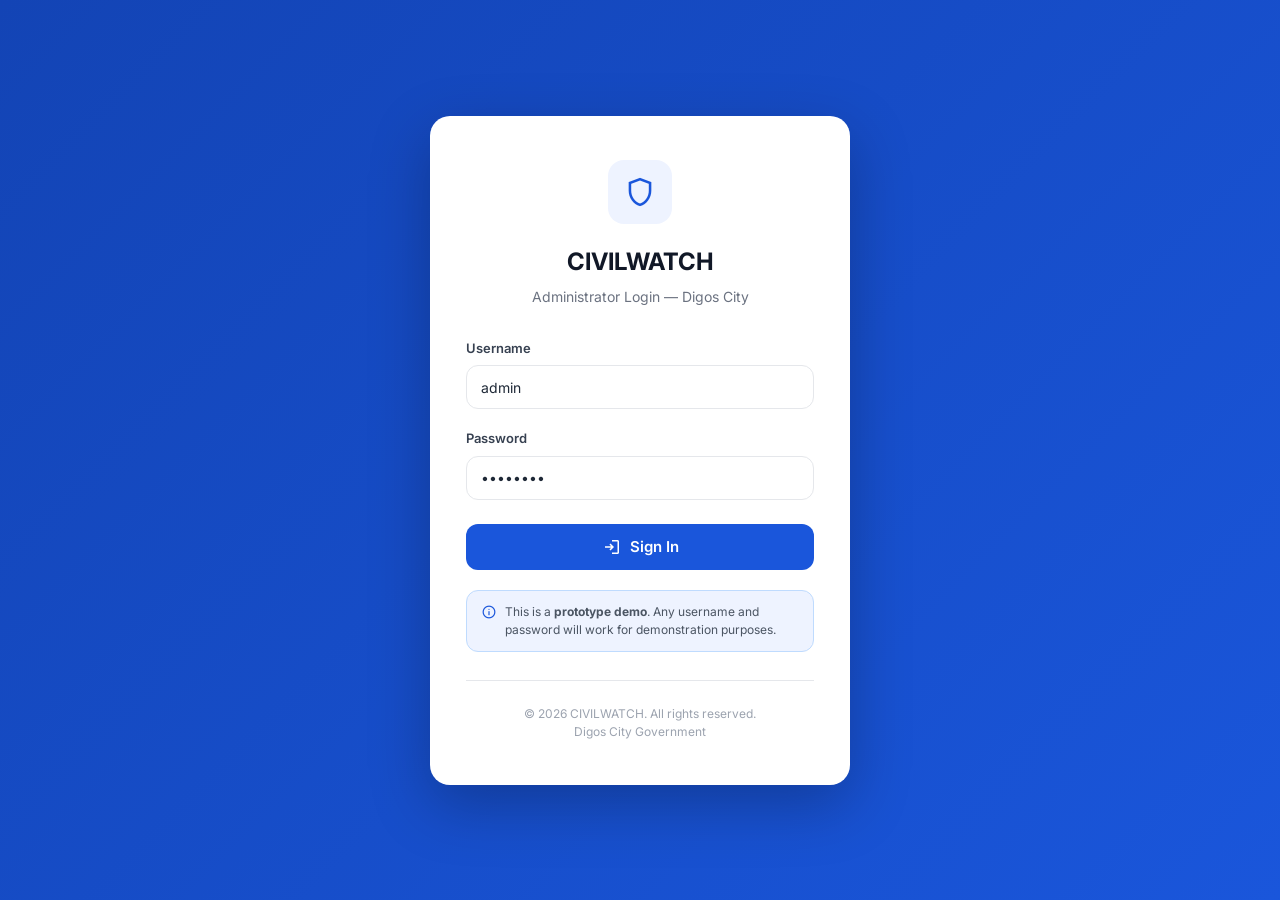
<file: index.html>
<!DOCTYPE html>
<html lang="en">
<head>
  <meta charset="UTF-8" />
  <meta name="viewport" content="width=device-width, initial-scale=1.0" />
  <title>Login — CIVILWATCH Admin</title>
  <link rel="stylesheet" href="https://fonts.googleapis.com/css2?family=Material+Symbols+Outlined:opsz,wght,FILL,GRAD@20..48,100..700,0..1,-50..200" />
  <link rel="stylesheet" href="assets/css/variables.css" />
  <link rel="stylesheet" href="assets/css/global.css" />
  <style>
    body {
      background: linear-gradient(135deg, #1344B5 0%, #1A56DB 100%);
      display: flex;
      align-items: center;
      justify-content: center;
      min-height: 100vh;
      padding: 20px;
    }

    .login-container {
      width: 100%;
      max-width: 420px;
      background: var(--white);
      border-radius: var(--radius-xl);
      box-shadow: 0 20px 60px rgba(0,0,0,0.25);
      padding: 44px 36px;
      animation: fadeIn 0.4s ease;
    }

    .login-logo {
      width: 64px;
      height: 64px;
      background: var(--primary-light);
      border-radius: var(--radius-lg);
      display: flex;
      align-items: center;
      justify-content: center;
      margin: 0 auto 20px;
    }

    .login-logo .material-symbols-outlined {
      font-size: 34px;
      color: var(--primary);
    }

    .login-title {
      font-size: 24px;
      font-weight: 700;
      color: var(--gray-900);
      text-align: center;
      margin-bottom: 6px;
    }

    .login-subtitle {
      font-size: 14px;
      color: var(--gray-500);
      text-align: center;
      margin-bottom: 32px;
    }

    .form-group {
      margin-bottom: 20px;
    }

    .form-label {
      display: block;
      font-size: 13px;
      font-weight: 600;
      color: var(--gray-700);
      margin-bottom: 7px;
    }

    .form-input {
      width: 100%;
      height: 44px;
      border: 1.5px solid var(--gray-200);
      border-radius: var(--radius-md);
      padding: 0 14px;
      font-size: 14px;
      color: var(--gray-800);
      background: var(--white);
      font-family: var(--font-family);
      transition: var(--transition);
    }

    .form-input:focus {
      border-color: var(--primary);
      box-shadow: 0 0 0 3px rgba(26,86,219,0.1);
      outline: none;
    }

    .form-input::placeholder { color: var(--gray-400); }

    .login-btn {
      width: 100%;
      height: 46px;
      background: var(--primary);
      color: var(--white);
      border: none;
      border-radius: var(--radius-md);
      font-size: 15px;
      font-weight: 600;
      font-family: var(--font-family);
      cursor: pointer;
      transition: var(--transition);
      display: flex;
      align-items: center;
      justify-content: center;
      gap: 8px;
      margin-top: 24px;
    }

    .login-btn:hover {
      background: var(--primary-dark);
      box-shadow: 0 4px 14px rgba(26,86,219,0.35);
    }

    .login-btn .material-symbols-outlined { font-size: 20px; }

    .login-footer {
      text-align: center;
      font-size: 12px;
      color: var(--gray-400);
      margin-top: 28px;
      padding-top: 24px;
      border-top: 1px solid var(--gray-200);
    }

    .login-note {
      background: var(--primary-light);
      border: 1px solid #BFDBFE;
      border-radius: var(--radius-md);
      padding: 12px 14px;
      font-size: 12px;
      color: var(--gray-600);
      margin-top: 20px;
      display: flex;
      align-items: flex-start;
      gap: 8px;
    }

    .login-note .material-symbols-outlined {
      font-size: 16px;
      color: var(--primary);
      flex-shrink: 0;
      margin-top: 1px;
    }

    @keyframes fadeIn {
      from { opacity: 0; transform: scale(0.96); }
      to   { opacity: 1; transform: scale(1); }
    }
  </style>
</head>
<body>

<div class="login-container">
  <div class="login-logo">
    <span class="material-symbols-outlined">shield</span>
  </div>
  <div class="login-title">CIVILWATCH</div>
  <div class="login-subtitle">Administrator Login — Digos City</div>

  <form id="loginForm" onsubmit="handleLogin(event)">
    <div class="form-group">
      <label class="form-label">Username</label>
      <input type="text" class="form-input" id="username" placeholder="Enter your username" autocomplete="username" required />
    </div>

    <div class="form-group">
      <label class="form-label">Password</label>
      <input type="password" class="form-input" id="password" placeholder="Enter your password" autocomplete="current-password" required />
    </div>

    <button type="submit" class="login-btn" id="loginBtn">
      <span class="material-symbols-outlined">login</span>
      Sign In
    </button>
  </form>

  <div class="login-note">
    <span class="material-symbols-outlined">info</span>
    <span>This is a <strong>prototype demo</strong>. Any username and password will work for demonstration purposes.</span>
  </div>

  <div class="login-footer">
    © 2026 CIVILWATCH. All rights reserved.<br>
    Digos City Government
  </div>
</div>

<script src="assets/js/utils.js"></script>
<script>
function handleLogin(e) {
  e.preventDefault();
  const username = document.getElementById('username').value.trim();
  const password = document.getElementById('password').value.trim();

  if (!username || !password) {
    Utils.showToast('Please enter both username and password', 'error');
    return;
  }

  const btn = document.getElementById('loginBtn');
  btn.disabled = true;
  btn.innerHTML = '<span class="material-symbols-outlined" style="animation:spin 1s linear infinite;">sync</span> Signing in...';

  // Simulate login delay
  setTimeout(() => {
    Utils.showToast('Login successful! Redirecting...', 'success');
    setTimeout(() => {
      window.location.href = 'dashboard.html';
    }, 800);
  }, 1000);
}

// Auto-fill demo credentials on first visit
window.addEventListener('load', () => {
  document.getElementById('username').value = 'admin';
  document.getElementById('password').value = 'admin123';
});
</script>

<style>
@keyframes spin {
  from { transform: rotate(0deg); }
  to   { transform: rotate(360deg); }
}
</style>

</body>
</html>
</file>
<file: assets/css/variables.css>
:root {
  /* Primary Colors */
  --primary: #1A56DB;
  --primary-dark: #1344B5;
  --primary-light: #EEF3FF;
  --primary-hover: #1648C8;

  /* Status Colors */
  --status-pending: #F59E0B;
  --status-pending-bg: #FFFBEB;
  --status-pending-border: #FDE68A;

  --status-assigned: #1A56DB;
  --status-assigned-bg: #EEF3FF;
  --status-assigned-border: #BFDBFE;

  --status-inprogress: #F97316;
  --status-inprogress-bg: #FFF7ED;
  --status-inprogress-border: #FED7AA;

  --status-resolved: #10B981;
  --status-resolved-bg: #ECFDF5;
  --status-resolved-border: #A7F3D0;

  --status-validation: #F59E0B;
  --status-validation-bg: #FFFBEB;

  /* Neutral Colors */
  --white: #FFFFFF;
  --gray-50: #F9FAFB;
  --gray-100: #F3F4F6;
  --gray-200: #E5E7EB;
  --gray-300: #D1D5DB;
  --gray-400: #9CA3AF;
  --gray-500: #6B7280;
  --gray-600: #4B5563;
  --gray-700: #374151;
  --gray-800: #1F2937;
  --gray-900: #111827;

  /* Category Colors */
  --infra-color: #1A56DB;
  --infra-bg: #EEF3FF;
  --env-color: #10B981;
  --env-bg: #ECFDF5;

  /* Sidebar */
  --sidebar-bg: #1344B5;
  --sidebar-width: 240px;
  --sidebar-text: rgba(255,255,255,0.75);
  --sidebar-text-active: #FFFFFF;
  --sidebar-hover: rgba(255,255,255,0.1);
  --sidebar-active: rgba(255,255,255,0.15);

  /* Layout */
  --navbar-height: 64px;
  --content-padding: 28px;

  /* Shadows */
  --shadow-sm: 0 1px 3px rgba(0,0,0,0.07), 0 1px 2px rgba(0,0,0,0.05);
  --shadow-md: 0 4px 12px rgba(0,0,0,0.08), 0 2px 4px rgba(0,0,0,0.04);
  --shadow-lg: 0 10px 30px rgba(0,0,0,0.1), 0 4px 8px rgba(0,0,0,0.05);

  /* Border Radius */
  --radius-sm: 8px;
  --radius-md: 12px;
  --radius-lg: 16px;
  --radius-xl: 20px;
  --radius-full: 9999px;

  /* Typography */
  --font-family: 'Inter', 'Roboto', -apple-system, BlinkMacSystemFont, 'Segoe UI', sans-serif;
  --font-size-xs: 11px;
  --font-size-sm: 13px;
  --font-size-base: 14px;
  --font-size-md: 15px;
  --font-size-lg: 16px;
  --font-size-xl: 18px;
  --font-size-2xl: 22px;
  --font-size-3xl: 28px;

  /* Transitions */
  --transition: all 0.2s ease;
  --transition-fast: all 0.15s ease;
}

/* ════════════════════════════════════════════
   DARK MODE — applied via [data-theme="dark"]
   ════════════════════════════════════════════ */
[data-theme="dark"] {
  --white:     #1E2330;
  --gray-50:   #161B27;
  --gray-100:  #252D3D;
  --gray-200:  #2E3A50;
  --gray-300:  #3D4E68;
  --gray-400:  #5A6B85;
  --gray-500:  #7A8FA8;
  --gray-600:  #9BAEC4;
  --gray-700:  #B8CCDF;
  --gray-800:  #D4E2EF;
  --gray-900:  #EDF2F7;

  --primary:       #4D8EFF;
  --primary-dark:  #2B6FE8;
  --primary-light: rgba(77,142,255,0.12);

  --sidebar-bg:     #111827;
  --sidebar-hover:  rgba(255,255,255,0.07);
  --sidebar-active: rgba(77,142,255,0.18);
  --sidebar-text:   rgba(255,255,255,0.6);

  --status-pending-bg:      rgba(245,158,11,0.15);
  --status-pending-border:  rgba(245,158,11,0.3);
  --status-assigned-bg:     rgba(77,142,255,0.15);
  --status-assigned-border: rgba(77,142,255,0.3);
  --status-inprogress-bg:   rgba(249,115,22,0.15);
  --status-inprogress-border:rgba(249,115,22,0.3);
  --status-resolved-bg:     rgba(16,185,129,0.15);
  --status-resolved-border: rgba(16,185,129,0.3);

  --infra-bg: rgba(77,142,255,0.12);
  --env-bg:   rgba(16,185,129,0.12);

  --shadow-sm: 0 1px 3px rgba(0,0,0,0.3), 0 1px 2px rgba(0,0,0,0.2);
  --shadow-md: 0 4px 12px rgba(0,0,0,0.35), 0 2px 4px rgba(0,0,0,0.2);
  --shadow-lg: 0 10px 30px rgba(0,0,0,0.4), 0 4px 8px rgba(0,0,0,0.25);
}
</file>
<file: assets/css/global.css>
@import url('https://fonts.googleapis.com/css2?family=Inter:wght@300;400;500;600;700&display=swap');
@import 'variables.css';

*, *::before, *::after {
  box-sizing: border-box;
  margin: 0;
  padding: 0;
}

html {
  font-size: 14px;
  scroll-behavior: smooth;
}

body {
  font-family: var(--font-family);
  background: var(--gray-50);
  color: var(--gray-800);
  line-height: 1.5;
  -webkit-font-smoothing: antialiased;
  -moz-osx-font-smoothing: grayscale;
}

a {
  text-decoration: none;
  color: inherit;
}

button {
  font-family: var(--font-family);
  cursor: pointer;
  border: none;
  outline: none;
}

input, select, textarea {
  font-family: var(--font-family);
  outline: none;
}

img {
  max-width: 100%;
  display: block;
}

ul, ol {
  list-style: none;
}

/* Scrollbar */
::-webkit-scrollbar {
  width: 6px;
  height: 6px;
}
::-webkit-scrollbar-track {
  background: transparent;
}
::-webkit-scrollbar-thumb {
  background: var(--gray-300);
  border-radius: var(--radius-full);
}
::-webkit-scrollbar-thumb:hover {
  background: var(--gray-400);
}

/* Utility Classes */
.hidden { display: none !important; }
.flex { display: flex; }
.flex-col { flex-direction: column; }
.items-center { align-items: center; }
.justify-between { justify-content: space-between; }
.gap-1 { gap: 6px; }
.gap-2 { gap: 10px; }
.gap-3 { gap: 14px; }
.gap-4 { gap: 20px; }
.w-full { width: 100%; }
.text-sm { font-size: var(--font-size-sm); }
.text-xs { font-size: var(--font-size-xs); }
.text-muted { color: var(--gray-500); }
.font-medium { font-weight: 500; }
.font-semibold { font-weight: 600; }
.font-bold { font-weight: 700; }
.truncate {
  overflow: hidden;
  text-overflow: ellipsis;
  white-space: nowrap;
}
.mt-1 { margin-top: 6px; }
.mt-2 { margin-top: 12px; }
.mt-3 { margin-top: 18px; }
.mt-4 { margin-top: 24px; }

/* Page transition */
.page-content {
  animation: fadeIn 0.25s ease;
}
@keyframes fadeIn {
  from { opacity: 0; transform: translateY(6px); }
  to   { opacity: 1; transform: translateY(0); }
}

/* Toast */
.toast-container {
  position: fixed;
  bottom: 24px;
  right: 24px;
  z-index: 9999;
  display: flex;
  flex-direction: column;
  gap: 10px;
}
.toast {
  background: var(--gray-800);
  color: var(--white);
  padding: 12px 18px;
  border-radius: var(--radius-md);
  font-size: var(--font-size-sm);
  font-weight: 500;
  box-shadow: var(--shadow-lg);
  display: flex;
  align-items: center;
  gap: 10px;
  animation: slideUp 0.3s ease;
  min-width: 260px;
}
.toast.success { border-left: 4px solid var(--status-resolved); }
.toast.error   { border-left: 4px solid #EF4444; }
.toast.info    { border-left: 4px solid var(--primary); }
@keyframes slideUp {
  from { opacity: 0; transform: translateY(16px); }
  to   { opacity: 1; transform: translateY(0); }
}

/* Overlay */
.overlay {
  position: fixed;
  inset: 0;
  background: rgba(0,0,0,0.4);
  z-index: 900;
  opacity: 0;
  pointer-events: none;
  transition: opacity 0.2s ease;
}
.overlay.active {
  opacity: 1;
  pointer-events: all;
}

/* Modal */
.modal {
  position: fixed;
  inset: 0;
  z-index: 1000;
  display: flex;
  align-items: center;
  justify-content: center;
  padding: 20px;
  pointer-events: none;
  opacity: 0;
  transition: opacity 0.2s ease;
}
.modal.active {
  opacity: 1;
  pointer-events: all;
}
.modal-box {
  background: var(--white);
  border-radius: var(--radius-lg);
  box-shadow: var(--shadow-lg);
  padding: 28px;
  width: 100%;
  max-width: 480px;
  transform: scale(0.96);
  transition: transform 0.2s ease;
}
.modal.active .modal-box {
  transform: scale(1);
}
.modal-header {
  display: flex;
  align-items: center;
  justify-content: space-between;
  margin-bottom: 20px;
}
.modal-title {
  font-size: var(--font-size-xl);
  font-weight: 700;
  color: var(--gray-900);
}
.modal-close {
  background: none;
  width: 32px;
  height: 32px;
  border-radius: var(--radius-full);
  display: flex;
  align-items: center;
  justify-content: center;
  color: var(--gray-500);
  transition: var(--transition);
  font-size: 18px;
}
.modal-close:hover {
  background: var(--gray-100);
  color: var(--gray-800);
}

/* ════════════════════════════════════════════
   DARK MODE OVERRIDES
   ════════════════════════════════════════════ */
[data-theme="dark"] body { background: var(--gray-50); color: var(--gray-800); }

/* Navbar */
[data-theme="dark"] .navbar {
  background: #1E2330;
  border-bottom-color: var(--gray-200);
}
[data-theme="dark"] .navbar-search input {
  background: var(--gray-100);
  color: var(--gray-800);
  border-color: var(--gray-200);
}
[data-theme="dark"] .navbar-search input:focus { background: var(--gray-100); }
[data-theme="dark"] .navbar-toggle,
[data-theme="dark"] .navbar-icon-btn { color: var(--gray-600); }
[data-theme="dark"] .navbar-toggle:hover,
[data-theme="dark"] .navbar-icon-btn:hover { background: var(--gray-100); color: var(--gray-800); }
[data-theme="dark"] .navbar-profile:hover { background: var(--gray-100); border-color: var(--gray-200); }
[data-theme="dark"] .navbar-profile-name { color: var(--gray-800); }
[data-theme="dark"] .navbar-profile-role { color: var(--gray-500); }
[data-theme="dark"] .notif-badge { border-color: #1E2330; }

/* Cards */
[data-theme="dark"] .card,
[data-theme="dark"] .stat-card,
[data-theme="dark"] .overview-card,
[data-theme="dark"] .info-card,
[data-theme="dark"] .chart-card,
[data-theme="dark"] .action-panel,
[data-theme="dark"] .map-detail-panel { background: #1E2330; border-color: var(--gray-200); }
[data-theme="dark"] .info-card-tip  { background: rgba(77,142,255,0.1); border-color: rgba(77,142,255,0.25); }
[data-theme="dark"] .info-card-warn { background: rgba(245,158,11,0.1); border-color: rgba(245,158,11,0.25); }

/* Tables */
[data-theme="dark"] .data-table thead tr { background: var(--gray-100); }
[data-theme="dark"] .data-table th { color: var(--gray-500); }
[data-theme="dark"] .data-table tbody tr { border-bottom-color: var(--gray-200); }
[data-theme="dark"] .data-table tbody tr:hover { background: var(--gray-100); }
[data-theme="dark"] .data-table td { color: var(--gray-700); }
[data-theme="dark"] .table-container { border-color: var(--gray-200); }
[data-theme="dark"] .table-footer { background: #1E2330; border-top-color: var(--gray-200); }

/* Inputs */
[data-theme="dark"] .search-input,
[data-theme="dark"] .filter-select,
[data-theme="dark"] .form-input,
[data-theme="dark"] .form-textarea,
[data-theme="dark"] .form-select,
[data-theme="dark"] .per-page-select,
[data-theme="dark"] .other-office-select {
  background: var(--gray-100);
  border-color: var(--gray-200);
  color: var(--gray-800);
}
[data-theme="dark"] .other-office-wrap { border-color: var(--gray-200); background: var(--gray-100); }
[data-theme="dark"] .other-office-prefix { background: var(--gray-200); border-right-color: var(--gray-300); }

/* Buttons */
[data-theme="dark"] .btn-secondary { background: var(--gray-100); border-color: var(--gray-200); color: var(--gray-700); }
[data-theme="dark"] .btn-secondary:hover { background: var(--gray-200); }
[data-theme="dark"] .btn-icon { background: var(--gray-100); border-color: var(--gray-200); color: var(--gray-600); }
[data-theme="dark"] .page-btn { background: var(--gray-100); border-color: var(--gray-200); color: var(--gray-700); }
[data-theme="dark"] .page-btn:hover { background: var(--gray-200); }

/* Badges */
[data-theme="dark"] .badge-infra { background: rgba(77,142,255,0.15); color: #7DB3FF; border-color: rgba(77,142,255,0.25); }
[data-theme="dark"] .badge-env   { background: rgba(16,185,129,0.15); color: #34D399; border-color: rgba(16,185,129,0.25); }
[data-theme="dark"] .badge-validation,
[data-theme="dark"] .badge-pending { background: rgba(245,158,11,0.15); color: #FCD34D; border-color: rgba(245,158,11,0.25); }
[data-theme="dark"] .badge-assigned { background: rgba(77,142,255,0.15); color: #7DB3FF; border-color: rgba(77,142,255,0.25); }
[data-theme="dark"] .badge-inprogress { background: rgba(249,115,22,0.15); color: #FB923C; border-color: rgba(249,115,22,0.25); }
[data-theme="dark"] .badge-resolved { background: rgba(16,185,129,0.15); color: #34D399; border-color: rgba(16,185,129,0.25); }

/* Office cards (assign page) */
[data-theme="dark"] .office-card-ref { background: var(--gray-100); border-color: var(--gray-200); }
[data-theme="dark"] .office-card-ref:hover,
[data-theme="dark"] .office-card-ref.selected { background: rgba(77,142,255,0.12); border-color: var(--primary); }
[data-theme="dark"] .priority-pill { background: var(--gray-100); border-color: var(--gray-200); color: var(--gray-600); }

/* Priority active dark overrides */
[data-theme="dark"] .priority-pill.active[data-p="low"]    { background: rgba(16,185,129,0.15); color: #34D399; border-color: #10B981; }
[data-theme="dark"] .priority-pill.active[data-p="medium"] { background: rgba(245,158,11,0.15); color: #FCD34D; border-color: #F59E0B; }
[data-theme="dark"] .priority-pill.active[data-p="high"]   { background: rgba(239,68,68,0.15);  color: #FCA5A5; border-color: #EF4444; }

/* Notification panel */
[data-theme="dark"] .notif-panel { background: #1E2330; border-left-color: var(--gray-200); }
[data-theme="dark"] .notif-panel-header { background: #1E2330; border-bottom-color: var(--gray-200); }
[data-theme="dark"] .notif-panel-footer { background: #1E2330; border-top-color: var(--gray-200); }
[data-theme="dark"] .notif-panel-title { color: var(--gray-900); }
[data-theme="dark"] .notif-item { border-bottom-color: var(--gray-200); }
[data-theme="dark"] .notif-item:hover { background: var(--gray-100); }
[data-theme="dark"] .notif-item.unread { background: rgba(77,142,255,0.08); }
[data-theme="dark"] .notif-item.unread:hover { background: rgba(77,142,255,0.14); }
[data-theme="dark"] .notif-title { color: var(--gray-900); }
[data-theme="dark"] .notif-close { background: var(--gray-100); color: var(--gray-600); }
[data-theme="dark"] .notif-close:hover { background: var(--gray-200); color: var(--gray-800); }
[data-theme="dark"] .notif-mark-read { background: rgba(77,142,255,0.12); border-color: rgba(77,142,255,0.25); }
[data-theme="dark"] .unread-dot { border-color: #1E2330; }
[data-theme="dark"] .notif-view-all { background: rgba(77,142,255,0.1); border-color: rgba(77,142,255,0.25); }

/* Stat icons */
[data-theme="dark"] .stat-icon.pending  { background: rgba(245,158,11,0.15); }
[data-theme="dark"] .stat-icon.assigned { background: rgba(77,142,255,0.15); }
[data-theme="dark"] .stat-icon.progress { background: rgba(249,115,22,0.15); }
[data-theme="dark"] .stat-icon.resolved { background: rgba(16,185,129,0.15); }
[data-theme="dark"] .stat-icon.total    { background: rgba(77,142,255,0.15); }
[data-theme="dark"] .stat-label { color: var(--gray-500); }

/* Tab bar */
[data-theme="dark"] .tab-bar { border-bottom-color: var(--gray-200); }
[data-theme="dark"] .tab-btn { color: var(--gray-500); }
[data-theme="dark"] .tab-btn:hover { color: var(--gray-800); }
[data-theme="dark"] .tab-btn.active { color: var(--primary); border-bottom-color: var(--primary); }

/* Map */
[data-theme="dark"] .map-legend { background: #1E2330; box-shadow: 0 2px 12px rgba(0,0,0,0.4); }
[data-theme="dark"] .map-detail-header { border-bottom-color: var(--gray-200); }
[data-theme="dark"] .map-detail-footer { border-top-color: var(--gray-200); }
[data-theme="dark"] .map-detail-row { border-bottom-color: var(--gray-200); }

/* Report summary card */
[data-theme="dark"] .report-summary-card { background: #1E2330; border-color: var(--gray-200); }

/* Activity */
[data-theme="dark"] .activity-item { border-bottom-color: var(--gray-200); }

/* Quick action */
[data-theme="dark"] .quick-action-btn { background: var(--gray-100); border-color: var(--gray-200); }
[data-theme="dark"] .quick-action-btn:hover { background: rgba(77,142,255,0.1); border-color: var(--primary); }
[data-theme="dark"] .quick-action-label { color: var(--gray-700); }

/* Overview cards */
[data-theme="dark"] .overview-card { background: #1E2330; border-color: var(--gray-200); }
[data-theme="dark"] .overview-icon.all      { background: rgba(77,142,255,0.15); }
[data-theme="dark"] .overview-icon.assigned { background: rgba(77,142,255,0.15); }
[data-theme="dark"] .overview-icon.progress { background: rgba(249,115,22,0.15); }
[data-theme="dark"] .overview-icon.resolved { background: rgba(16,185,129,0.15); }
[data-theme="dark"] .overview-icon.pending  { background: rgba(245,158,11,0.15); }

/* Filter chips */
[data-theme="dark"] .chip { background: var(--gray-100); border-color: var(--gray-200); color: var(--gray-600); }
[data-theme="dark"] .chip.active { background: var(--primary); border-color: var(--primary); color: white; }

/* Dividers */
[data-theme="dark"] .divider { background: var(--gray-200); }

/* Ref-id badge */
[data-theme="dark"] .ref-id { background: rgba(77,142,255,0.15); color: #7DB3FF; }

/* Toggle group */
[data-theme="dark"] .toggle-group { border-color: var(--gray-200); }
[data-theme="dark"] .toggle-btn { background: var(--gray-100); color: var(--gray-600); }
[data-theme="dark"] .toggle-btn:hover { background: var(--gray-200); }
[data-theme="dark"] .toggle-btn.active { background: var(--primary); color: white; }

/* Analytics note */
[data-theme="dark"] .analytics-note { background: rgba(77,142,255,0.1); border-color: rgba(77,142,255,0.25); }

/* Modals */
[data-theme="dark"] .modal-box { background: #1E2330; border: 1px solid var(--gray-200); }
[data-theme="dark"] .modal-title { color: var(--gray-900); }
[data-theme="dark"] .modal-close { color: var(--gray-500); }
[data-theme="dark"] .modal-close:hover { background: var(--gray-100); color: var(--gray-800); }

/* Status option (monitoring modal) */
[data-theme="dark"] .status-option { border-color: var(--gray-200); }
[data-theme="dark"] .status-option:hover,
[data-theme="dark"] .status-option.selected { border-color: var(--primary); background: rgba(77,142,255,0.12); }

/* Right info cards (assign page) */
[data-theme="dark"] .right-card { background: #1E2330; border-color: var(--gray-200); }
[data-theme="dark"] .right-card-tip  { background: rgba(77,142,255,0.08); border-color: rgba(77,142,255,0.2); }
[data-theme="dark"] .right-card-warn { background: rgba(245,158,11,0.08); border-color: rgba(245,158,11,0.2); }

/* Date filter */
[data-theme="dark"] .date-filter { background: var(--gray-100); border-color: var(--gray-200); color: var(--gray-700); }

/* Resolved stat cards */
[data-theme="dark"] .resolved-stat,
[data-theme="dark"] .pending-stat-card { background: #1E2330; border-color: var(--gray-200); }

/* Timeline */
[data-theme="dark"] .timeline-dot      { background: #1E2330; border-color: var(--gray-300); }
[data-theme="dark"] .timeline-dot.done { background: var(--primary); border-color: var(--primary); }
[data-theme="dark"] .timeline-connector { background: var(--gray-200); }
[data-theme="dark"] .timeline-connector.done { background: var(--primary); }
[data-theme="dark"] .desc-box { background: var(--gray-100); border-color: var(--gray-200); }
[data-theme="dark"] .reporter-card { background: var(--gray-100); border-color: var(--gray-200); }

/* Dark scrollbar */
[data-theme="dark"] ::-webkit-scrollbar-thumb { background: var(--gray-300); }

/* Toast in dark mode */
[data-theme="dark"] .toast { background: #0F172A; }

/* Prevent flash of wrong theme on load */
html { color-scheme: light; }
html[data-theme="dark"] { color-scheme: dark; }
</file>
